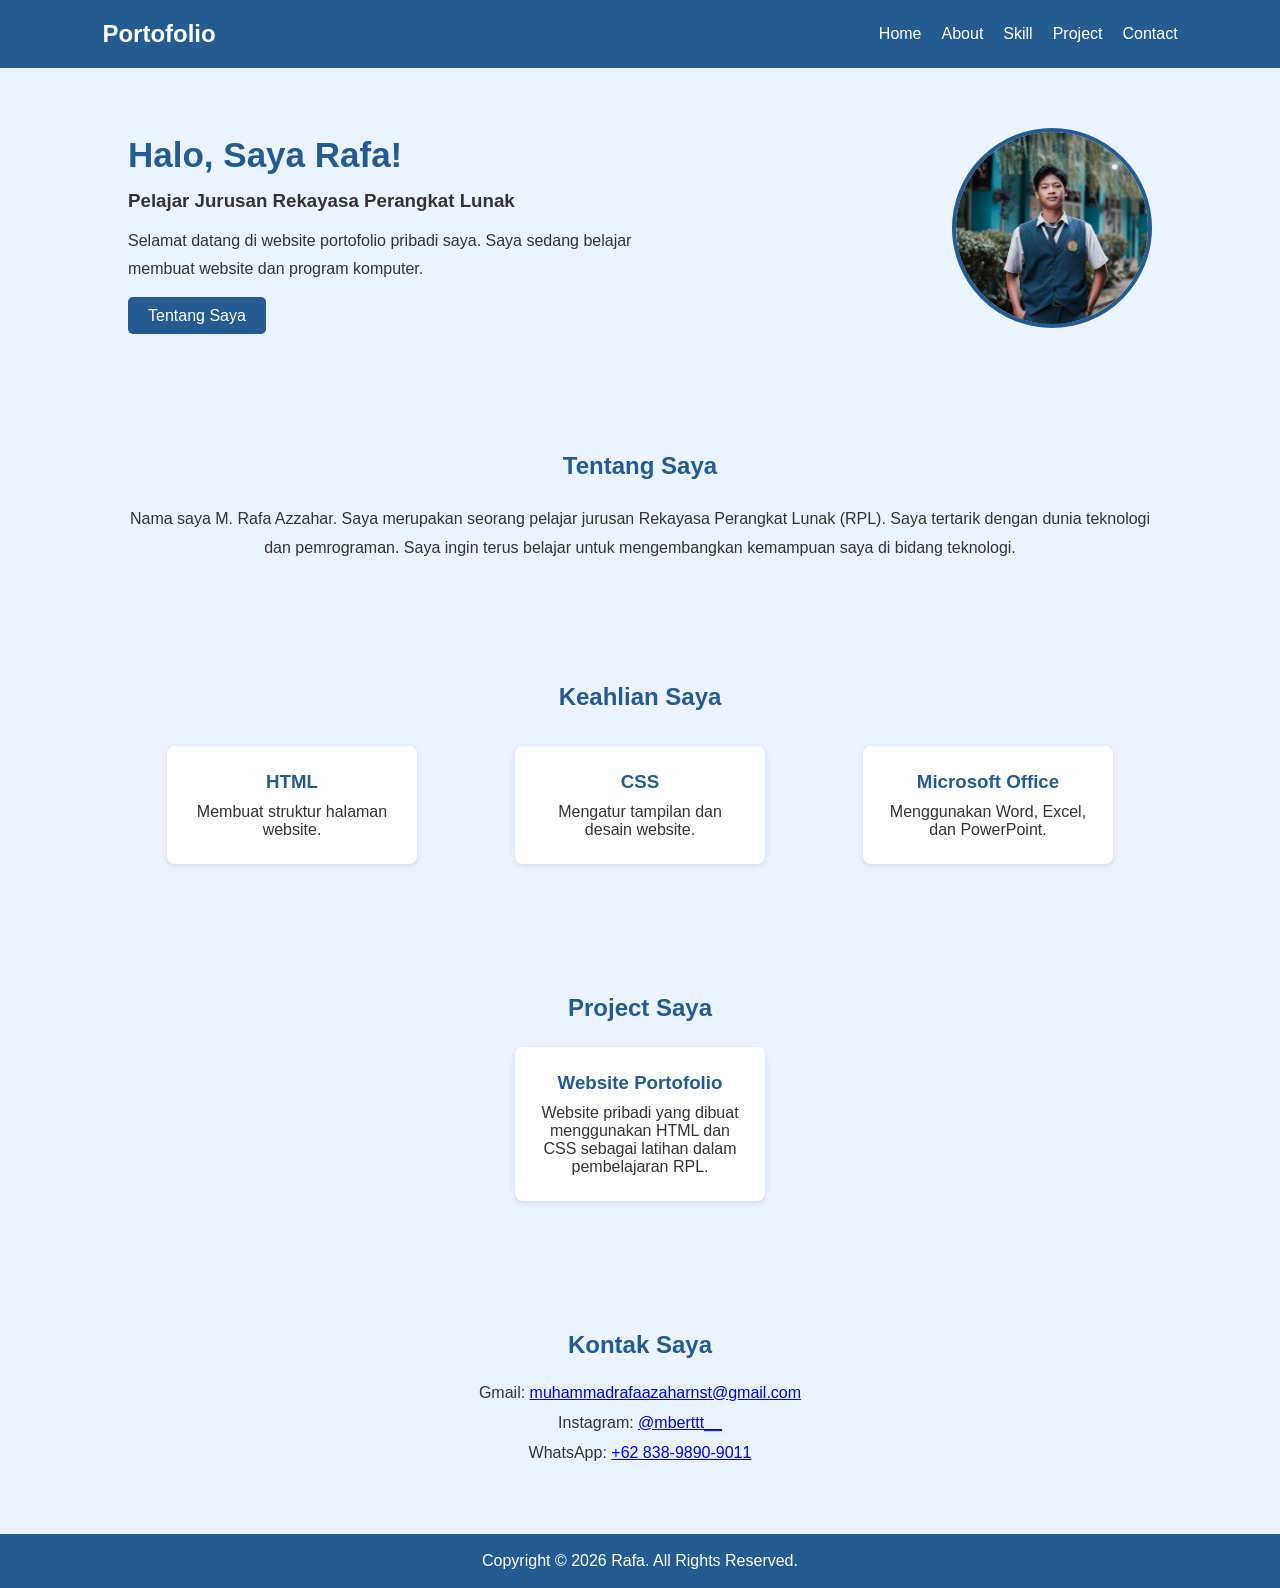
<file: index.html>
<!DOCTYPE html>
<html lang="en">
<head>
    <meta charset="UTF-8">
    <meta name="viewport" content="width=device-width, initial-scale=1.0">
    <title>Portofolio</title>
    <link rel="stylesheet" href="style.css">
</head>
<body>
    
    <nav>
        <h2>Portofolio</h2>
        <ul>
            <li><a href="#home">Home</a></li>
            <li><a href="#about">About</a></li>
            <li><a href="#skill">Skill</a></li>
            <li><a href="#project">Project</a></li>
            <li><a href="#contact">Contact</a></li>
        </ul>
    </nav>

    <section id="home">
        <div class="home-text">
            <h1>Halo, Saya Rafa!</h1>
            <h3>Pelajar Jurusan Rekayasa Perangkat Lunak</h3>
            <p>
                Selamat datang di website portofolio pribadi saya.
                Saya sedang belajar membuat website dan program komputer.
            </p>
            <a href="about" class="tombol">Tentang Saya</a>
        </div>

        <div class="foto">
            <img src="orangganteng.jpeg" alt="">
        </div>
    </section>

    <section id="about">
        <h2>Tentang Saya</h2>
        <p>
            Nama saya M. Rafa Azzahar. Saya merupakan seorang pelajar
            jurusan Rekayasa Perangkat Lunak (RPL).
            Saya tertarik dengan dunia teknologi dan pemrograman.
            Saya ingin terus belajar untuk mengembangkan kemampuan
            saya di bidang teknologi.
        </p>
    </section>

    <section id="skill">
        <h2>Keahlian Saya</h2>

        <div class="isi-skill">
            <div class="kotak">
                <h3>HTML</h3>
                <p>Membuat struktur halaman website.</p>
            </div>

            <div class="kotak">
                <h3>CSS</h3>
                <p>Mengatur tampilan dan desain website.</p>
            </div>

            <div class="kotak">
                <h3>Microsoft Office</h3>
                <p>Menggunakan Word, Excel, dan PowerPoint.</p>
            </div>
        </div>
    </section>

    <section id="project">
        <h2>Project Saya</h2>

        <div class="kotak">
            <h3>Website Portofolio</h3>
            <p>
                Website pribadi yang dibuat menggunakan HTML dan CSS
                sebagai latihan dalam pembelajaran RPL.
            </p>
        </div>
    </section>

    <section id="contact">
    <h2>Kontak Saya</h2>

    <p>
        Gmail:
        <a href="https://mail.google.com/mail/?view=cm&to=muhammadrafaazaharnst@gmail.com" target="_blank">
            muhammadrafaazaharnst@gmail.com
        </a>
    </p>

    <p>
        Instagram:
        <a href="https://www.instagram.com/mberttt__/" target="_blank">
            @mberttt__
        </a>
    </p>
    
    <p>
        WhatsApp:
        <a href="https://wa.me/6283898909011" target="_blank">
            +62 838-9890-9011
        </a>    
    </p>
</section>


    <footer>
        <p>Copyright &copy; 2026 Rafa. All Rights Reserved.</p>
    </footer>


</body>
</html>
</file>
<file: style.css>
* {
    margin: 0;
    padding: 0;
    box-sizing: border-box;
    scroll-behavior: smooth;
}

body {
    font-family: Arial, sans-serif;
    background-color: #eaf3ff;
    color: #333;
}

nav {
    background-color: #245b91;
    color: white;
    padding: 20px 8%;
    display: flex;
    justify-content: space-between;
    align-items: center;
}

nav ul {
    display: flex;
    list-style: none;
    gap: 20px;
}

nav ul li a {
    color: white;
    text-decoration: none;
}

nav ul li a:hover {
    color: #b8dcff;
}

section {
    padding: 60px 10%;
    text-align: center;
}

#home {
    display: flex;
    align-items: center;
    justify-content: space-between;
    text-align: left;
    gap: 30px;
}

.home-text {
    max-width: 550px;
}

.home-text h1 {
    font-size: 35px;
    color: #245b91;
    margin-bottom: 15px;
}

.home-text h3 {
    margin-bottom: 15px;
}

.home-text p {
    line-height: 1.7;
    margin-bottom: 25px;
}

.tombol {
    background-color: #245b91;
    color: white;
    padding: 10px 20px;
    text-decoration: none;
    border-radius: 5px;
}

.foto img {
    width: 200px;
    height: 200px;
    border-radius: 50%;
    object-fit: cover;
    border: 4px solid #245b91;
}

section h2 {
    color: #245b91;
    margin-bottom: 25px;
}

#about p {
    line-height: 1.8;
}

.isi-skill {
    display: flex;
    justify-content: center;
    gap: 20px;
    flex-wrap: wrap;
}

.kotak {
    background-color: white;
    padding: 25px;
    border-radius: 8px;
    width: 250px;
    margin: 10px auto;
    box-shadow: 0 2px 6px rgba(0,0,0,0.1);
}

.kotak h3 {
    color: #245b91;
    margin-bottom: 10px;
}

#contact p {
    margin: 12px;
}

footer {
    background-color: #245b91;
    color: white;
    text-align: center;
    padding: 18px;
}

/* Tampilan HP */
@media (max-width: 600px) {
    nav {
        flex-direction: column;
        gap: 15px;
    }

    nav ul {
        gap: 12px;
        flex-wrap: wrap;
        justify-content: center;
    }

    #home {
        flex-direction: column-reverse;
        text-align: center;
    }

    .home-text h1 {
        font-size: 28px;
    }

    .isi-skill {
        flex-direction: column;
        align-items: center;
    }
}

html, body {
    min-height: 100%;
}

body {
    min-height: 100vh;
    display: flex;
    flex-direction: column;
}

section {
    flex: 1;
}

footer {
    background-color: #245b91;
    color: white;
    text-align: center;
    padding: 18px;
    margin-top: auto;
}
</file>
